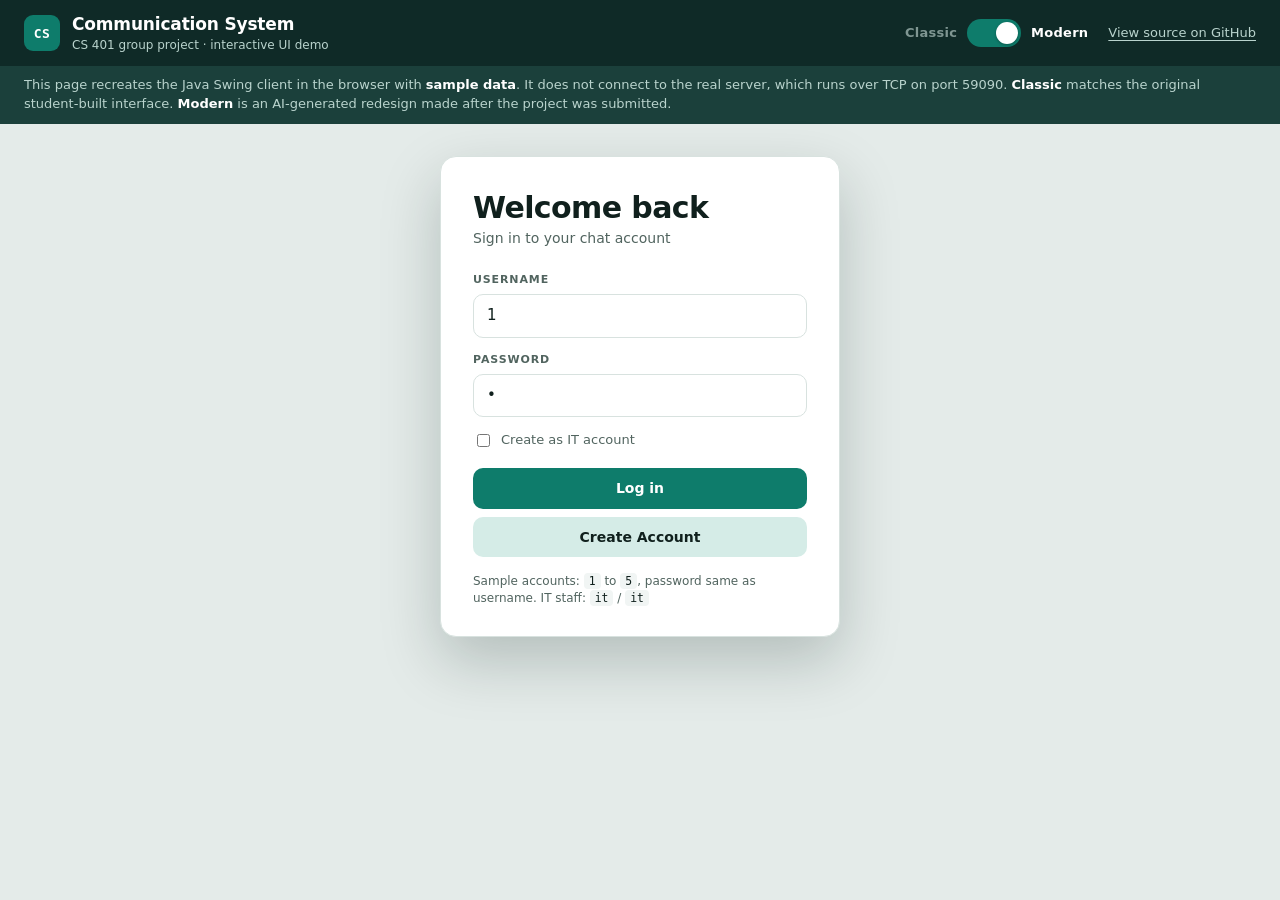
<file: index.html>
<!doctype html>
<html lang="en">
<head>
<meta charset="utf-8">
<title>Communication System Demo</title>
<meta http-equiv="refresh" content="0; url=web/">
<link rel="canonical" href="web/">
</head>
<body>
<p>Opening the demo… <a href="web/">Continue to the Communication System demo</a>.</p>
</body>
</html>
</file>
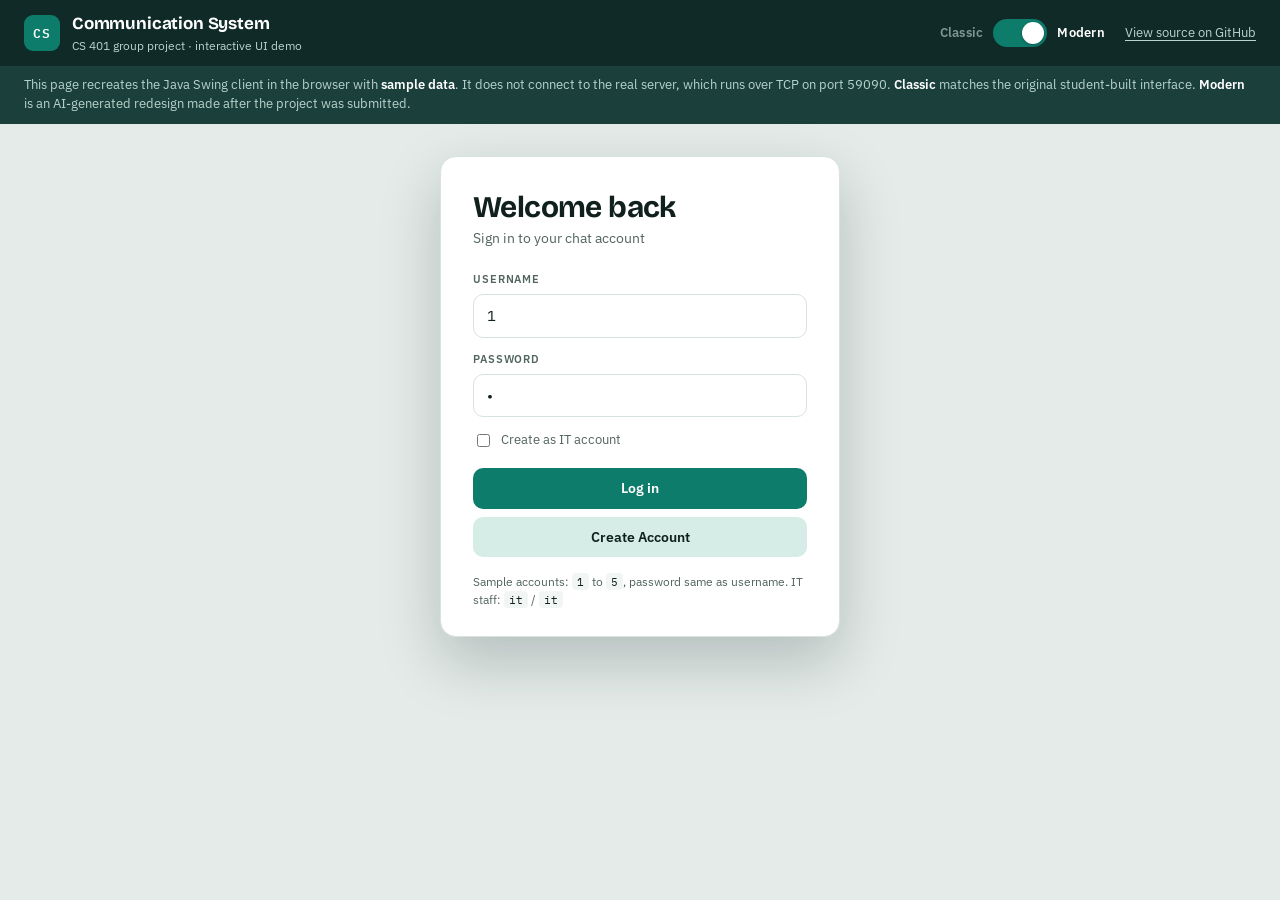
<file: web/index.html>
<!doctype html>
<html lang="en">
<head>
<meta charset="utf-8">
<meta name="viewport" content="width=device-width, initial-scale=1, viewport-fit=cover">
<title>Communication System Demo</title>
<meta name="description" content="Interactive browser demo of a CS 401 Java chat client, with a slider to compare the original (classic) UI and an AI-generated modern UI.">
<link rel="preconnect" href="https://fonts.googleapis.com">
<link rel="preconnect" href="https://fonts.gstatic.com" crossorigin>
<link href="https://fonts.googleapis.com/css2?family=Bricolage+Grotesque:opsz,wght@12..96,600;12..96,700&family=IBM+Plex+Mono:wght@400;500&family=IBM+Plex+Sans:wght@400;500;600&display=swap" rel="stylesheet">
<link rel="stylesheet" href="style.css">
</head>
<body class="theme-modern">
<header class="topbar">
  <div class="brand">
    <span class="logo" aria-hidden="true">CS</span>
    <div class="brand-text">
      <strong>Communication System</strong>
      <small>CS 401 group project · interactive UI demo</small>
    </div>
  </div>
  <label class="switch-wrap" for="themeSwitch" title="Switch between the original and the modern UI">
    <span class="lbl lbl-classic">Classic</span>
    <input type="checkbox" id="themeSwitch" checked>
    <span class="switch" aria-hidden="true"><span class="knob"></span></span>
    <span class="lbl lbl-modern">Modern</span>
  </label>
  <a class="gh" href="https://github.com/Denilson15/Modern-Communications-App" target="_blank" rel="noopener">View source on GitHub</a>
</header>

<p class="notice">
  This page recreates the Java Swing client in the browser with <b>sample data</b>. It does not connect to the real
  server, which runs over TCP on port 59090. <b>Classic</b> matches the original student-built interface.
  <b>Modern</b> is an AI-generated redesign made after the project was submitted.
</p>

<main class="stage">
  <!-- LOGIN -->
  <section id="login" class="window login" aria-label="Login">
    <form id="loginForm" class="login-card">
      <h1 class="welcome">Welcome</h1>
      <p class="sub">Sign in to your chat account</p>
      <label class="field-lbl" for="u">Username</label>
      <input id="u" class="field" autocomplete="off" value="1">
      <label class="field-lbl" for="p">Password</label>
      <input id="p" class="field" type="password" value="1">
      <label class="check" for="itBox"><input type="checkbox" id="itBox"> Create as IT account</label>
      <button id="loginBtn" class="btn primary" type="submit">Login</button>
      <button id="createBtn" class="btn secondary" type="button">Create Account</button>
      <p class="hint">Sample accounts: <code>1</code> to <code>5</code>, password same as username. IT staff: <code>it</code> / <code>it</code></p>
    </form>
  </section>

  <!-- MAIN -->
  <section id="app" class="window app" aria-label="Chat client" hidden>
    <aside class="sidebar">
      <div class="side-top">
        <h2 class="side-title" id="sideTitle">Chats</h2>
        <button id="newChatBtn" class="btn primary side-action" type="button">Create New Chat</button>
      </div>
      <div id="chatList" class="chat-list"></div>
      <div id="profile" class="profile" role="button" tabindex="0" aria-haspopup="menu">
        <span class="avatar" id="meAvatar"></span>
        <div class="me">
          <div class="me-name" id="meName"></div>
          <div class="me-sub" id="meSub">view profile</div>
        </div>
        <div id="profileMenu" class="menu" role="menu" hidden></div>
      </div>
    </aside>
    <section class="conv">
      <div class="conv-head">
        <button id="backBtn" class="back" type="button" aria-label="Back to chats">‹</button>
        <div class="titles">
          <div id="convTitle" class="conv-title">Select a chat</div>
          <div id="convSub" class="conv-sub">No chat selected</div>
        </div>
        <div class="head-actions">
          <button id="manageBtn" class="btn secondary" type="button" hidden>Manage</button>
          <div id="manageMenu" class="menu right" role="menu" hidden>
            <button type="button" data-act="add">Add people to chat</button>
            <button type="button" data-act="remove">Remove user from chat</button>
          </div>
        </div>
      </div>
      <div id="messages" class="messages" aria-live="polite"></div>
      <form id="composer" class="composer">
        <label class="sr-only" for="msgInput">Message</label>
        <input id="msgInput" class="field" placeholder="Write a message" autocomplete="off">
        <button class="btn primary" type="submit">Send</button>
      </form>
      <div id="auditBar" class="composer audit" hidden>
        <span>Read-only audit view</span>
        <button id="exportBtn" class="btn audit-btn" type="button">Export</button>
      </div>
    </section>
  </section>
</main>

<!-- In-page replacement for JOptionPane dialogs -->
<div id="dialog" class="dialog-backdrop" hidden>
  <form id="dialogForm" class="dialog" role="dialog" aria-modal="true" aria-labelledby="dialogTitle">
    <div id="dialogTitle" class="dialog-title"></div>
    <label id="dialogLabel" class="dialog-label" for="dialogInput"></label>
    <input id="dialogInput" class="field" autocomplete="off">
    <div class="dialog-actions">
      <button id="dialogCancel" class="btn secondary" type="button">Cancel</button>
      <button id="dialogOk" class="btn primary" type="submit">OK</button>
    </div>
  </form>
</div>

<div id="toast" class="toast" role="status" hidden></div>
<script src="app.js"></script>
</body>
</html>
</file>
<file: web/style.css>
/* Layout: a demo "desk" — app chrome bar on top, the client window centered below it.
   Modern = teal signal palette with grotesque display + Plex body/mono (theme-aware).
   Classic = deliberate single look copied from the original Swing GUI.java. */
:root {
  --page: #E4EBE9;        /* desk behind the window */
  --chrome: #0F2A27;      /* top bar + sidebar rail */
  --chrome-hi: #1B403B;
  --chrome-text: #B9D3CD;
  --surface: #FFFFFF;     /* panels */
  --paper: #F1F5F4;       /* conversation background */
  --ink: #10201D;         /* primary text */
  --ink-2: #51645F;       /* secondary text */
  --line: #D8E2DF;
  --accent: #0E7C6B;      /* teal signal */
  --accent-strong: #0A6153;
  --accent-ink: #FFFFFF;
  --accent-soft: #D5ECE7;
  --signal: #C26A06;      /* IT audit mode */
  --signal-ink: #FFFFFF;
  --shadow: 0 24px 60px rgba(9, 30, 27, .22);

  --f-display: "Bricolage Grotesque", "Segoe UI", system-ui, sans-serif;
  --f-body: "IBM Plex Sans", "Segoe UI", system-ui, sans-serif;
  --f-mono: "IBM Plex Mono", ui-monospace, "SFMono-Regular", Menlo, monospace;
  color-scheme: light;
}
@media (prefers-color-scheme: dark) {
  :root:not([data-theme="light"]) {
    --page: #070E0D; --chrome: #0B1715; --chrome-hi: #173430; --chrome-text: #93B3AC;
    --surface: #131E1C; --paper: #0E1715; --ink: #E2ECE9; --ink-2: #93A7A2; --line: #233431;
    --accent: #2DB89F; --accent-strong: #4CCDB5; --accent-ink: #04201B; --accent-soft: #123C35;
    --signal: #F0A23B; --signal-ink: #241400; --shadow: 0 24px 60px rgba(0, 0, 0, .55);
    color-scheme: dark;
  }
}
:root[data-theme="dark"] {
  --page: #070E0D; --chrome: #0B1715; --chrome-hi: #173430; --chrome-text: #93B3AC;
  --surface: #131E1C; --paper: #0E1715; --ink: #E2ECE9; --ink-2: #93A7A2; --line: #233431;
  --accent: #2DB89F; --accent-strong: #4CCDB5; --accent-ink: #04201B; --accent-soft: #123C35;
  --signal: #F0A23B; --signal-ink: #241400; --shadow: 0 24px 60px rgba(0, 0, 0, .55);
  color-scheme: dark;
}

/* ============================================================ shared */
* { box-sizing: border-box; }
html, body { margin: 0; }
body {
  font-family: var(--f-body); font-size: 14px; line-height: 1.45;
  background: var(--page); color: var(--ink); min-height: 100vh;
}
button { font: inherit; cursor: pointer; color: inherit; }
[hidden] { display: none !important; }
:focus-visible { outline: 2px solid var(--accent); outline-offset: 2px; }
.sr-only { position: absolute; width: 1px; height: 1px; overflow: hidden; clip: rect(0 0 0 0); }
code { font-family: var(--f-mono); font-size: .95em; }

.topbar {
  display: flex; align-items: center; gap: 12px 20px; flex-wrap: wrap;
  padding-block: 12px; padding-inline: 24px; background: var(--chrome); color: #fff;
}
.brand { display: flex; align-items: center; gap: 12px; margin-right: auto; min-width: 0; }
.brand-text strong { font-family: var(--f-display); font-size: 17px; letter-spacing: -.01em; }
.brand small { display: block; color: var(--chrome-text); font-size: 12px; }
.logo {
  width: 36px; height: 36px; border-radius: 9px; background: var(--accent); color: var(--accent-ink);
  display: grid; place-items: center; font: 600 13px var(--f-mono); letter-spacing: .04em;
}
.gh { color: var(--chrome-text); font-size: 13px; text-underline-offset: 3px; }
.gh:hover { color: #fff; }

.switch-wrap { display: flex; align-items: center; gap: 10px; cursor: pointer; user-select: none; }
.switch-wrap input { position: absolute; opacity: 0; width: 1px; height: 1px; }
.switch { width: 54px; height: 28px; border-radius: 28px; background: #5B6E6A; position: relative; transition: background .25s; }
.knob {
  position: absolute; top: 3px; left: 3px; width: 22px; height: 22px; border-radius: 50%;
  background: #fff; transition: transform .25s cubic-bezier(.4, .2, .2, 1.25); box-shadow: 0 1px 3px rgba(0,0,0,.3);
}
.switch-wrap input:checked + .switch { background: var(--accent); }
.switch-wrap input:checked + .switch .knob { transform: translateX(26px); }
.switch-wrap input:focus-visible + .switch { outline: 2px solid #fff; outline-offset: 2px; }
.lbl { font-weight: 600; font-size: 13px; letter-spacing: .02em; color: #7F9692; transition: color .2s; }
.theme-classic .lbl-classic, .theme-modern .lbl-modern { color: #fff; }

.notice {
  margin: 0; padding-block: 10px; padding-inline: 24px; font-size: 13px;
  background: var(--chrome-hi); color: var(--chrome-text);
}
.notice b { color: #fff; font-weight: 600; }

.stage { display: flex; justify-content: center; padding-block: 32px 48px; padding-inline: 16px; }
.window { width: 100%; }
.app { display: flex; }
.sidebar { display: flex; flex-direction: column; min-width: 0; }
.chat-list { flex: 1; overflow-y: auto; }
.conv { flex: 1; display: flex; flex-direction: column; min-width: 0; }
.messages { flex: 1; overflow-y: auto; display: flex; flex-direction: column; }
.conv-head { display: flex; align-items: center; gap: 10px; }
.titles { flex: 1; min-width: 0; }
.head-actions { position: relative; }
.composer { display: flex; gap: 10px; align-items: center; }
.composer .field { flex: 1; min-width: 0; }
.back { display: none; }
.profile { position: relative; display: flex; align-items: center; gap: 10px; cursor: pointer; }
.me { min-width: 0; }
.menu {
  position: absolute; bottom: calc(100% + 6px); left: 8px; z-index: 10; min-width: 200px;
  display: flex; flex-direction: column; padding-block: 6px;
}
.menu.right { bottom: auto; top: calc(100% + 6px); left: auto; right: 0; }
.menu button { text-align: left; padding: 8px 14px; border: 0; background: none; }
.toast {
  position: fixed; left: 50%; bottom: calc(24px + env(safe-area-inset-bottom, 0px)); transform: translateX(-50%);
  padding: 10px 18px; z-index: 60; max-width: calc(100% - 32px);
}
.dialog-backdrop {
  position: fixed; inset: 0; z-index: 50; display: grid; place-items: center; padding: 16px;
}
.dialog { width: min(360px, 100%); display: flex; flex-direction: column; gap: 10px; }
.dialog-actions { display: flex; justify-content: flex-end; gap: 8px; margin-top: 4px; }
.dialog .field { margin: 0; }

/* ============================================================ MODERN */
.theme-modern .window {
  background: var(--surface); border-radius: 16px; overflow: hidden; box-shadow: var(--shadow);
  border: 1px solid var(--line);
}
.theme-modern .login { max-width: 400px; padding: 34px 32px 28px; }
.theme-modern .login-card { display: flex; flex-direction: column; }
.theme-modern .welcome {
  font: 700 30px/1.1 var(--f-display); letter-spacing: -.02em; margin: 0 0 4px; text-wrap: balance;
}
.theme-modern .welcome::after { content: " back"; }
.theme-modern .sub { margin: 0 0 24px; color: var(--ink-2); }
.theme-modern .field-lbl {
  font-size: 11px; font-weight: 600; color: var(--ink-2); margin: 0 0 6px;
  text-transform: uppercase; letter-spacing: .08em;
}
.theme-modern .field {
  font: inherit; font-size: 15px; color: var(--ink); background: var(--surface);
  padding: 10px 13px; border: 1.5px solid var(--line); border-radius: 10px; outline: none;
  margin: 0 0 14px; transition: border-color .15s, box-shadow .15s;
}
.theme-modern .field:focus { border-color: var(--accent); box-shadow: 0 0 0 3px var(--accent-soft); }
.theme-modern .check { font-size: 13px; color: var(--ink-2); margin: 0 0 18px; display: flex; gap: 8px; align-items: center; }
.theme-modern .check input { accent-color: var(--accent); }
.theme-modern .btn {
  border: 0; border-radius: 10px; padding: 10px 18px; font-weight: 600;
  transition: transform .1s, background-color .15s;
}
.theme-modern .btn:active { transform: translateY(1px); }
.theme-modern .btn.primary { background: var(--accent); color: var(--accent-ink); }
.theme-modern .btn.primary:hover { background: var(--accent-strong); }
.theme-modern .btn.secondary { background: var(--accent-soft); color: var(--ink); }
.theme-modern .login .btn + .btn { margin-top: 8px; }
.theme-modern .hint { font-size: 12px; color: var(--ink-2); margin: 16px 0 0; }
.theme-modern .hint code { background: var(--paper); padding: 1px 5px; border-radius: 4px; color: var(--ink); }

.theme-modern .app { max-width: 1040px; height: min(680px, calc(100vh - 210px)); min-height: 480px; }
.theme-modern .sidebar { width: 280px; background: var(--chrome); color: #fff; flex-shrink: 0; }
.theme-modern .side-top { display: flex; flex-direction: column; gap: 12px; padding: 20px 16px 12px; }
.theme-modern .side-title { margin: 0; font: 700 22px/1 var(--f-display); letter-spacing: -.01em; }
.theme-modern.audit .side-title { color: var(--signal); }
.theme-modern.audit .side-action { background: var(--signal); color: var(--signal-ink); }
.theme-modern .chat-list { display: flex; flex-direction: column; gap: 2px; padding: 4px 8px; }
.theme-modern .chat-item {
  display: flex; gap: 10px; align-items: center; width: 100%; padding: 9px 10px;
  border: 0; border-radius: 10px; background: none; color: #fff; text-align: left;
  transition: background-color .15s;
}
.theme-modern .chat-item:hover { background: var(--chrome-hi); }
.theme-modern .chat-item.active { background: var(--accent); color: var(--accent-ink); }
.theme-modern .ci-text { min-width: 0; flex: 1; }
.theme-modern .ci-top { display: flex; justify-content: space-between; gap: 8px; align-items: baseline; }
.theme-modern .ci-name { font-weight: 600; }
.theme-modern .ci-time { font: 11px var(--f-mono); color: var(--chrome-text); font-variant-numeric: tabular-nums; }
.theme-modern .ci-prev { font-size: 12.5px; color: var(--chrome-text); white-space: nowrap; overflow: hidden; text-overflow: ellipsis; }
.theme-modern .chat-item.active .ci-prev, .theme-modern .chat-item.active .ci-time { color: inherit; opacity: .8; }
.theme-modern .empty { color: var(--chrome-text); padding: 14px 10px; }
.theme-modern .profile { background: var(--chrome-hi); padding: 12px 16px; }
.theme-modern .me-name { font-weight: 600; }
.theme-modern .me-sub { font: 11px var(--f-mono); color: var(--chrome-text); white-space: nowrap; overflow: hidden; text-overflow: ellipsis; }
.theme-modern .me-sub::before { content: "●"; color: #4ADE80; margin-right: 6px; font-size: 9px; vertical-align: 1px; }

.theme-modern .avatar {
  width: 36px; height: 36px; border-radius: 50%; background: var(--c); color: #fff;
  display: grid; place-items: center; font-weight: 600; flex-shrink: 0; font-size: 14px;
}
.theme-modern .avatar.sm { width: 28px; height: 28px; font-size: 12px; }
.theme-modern .avatar.ghost { visibility: hidden; }

.theme-modern .conv { background: var(--paper); }
.theme-modern .conv-head { background: var(--surface); padding: 12px 18px; border-bottom: 1px solid var(--line); min-height: 64px; }
.theme-modern .conv-title { font: 700 17px var(--f-display); letter-spacing: -.01em; }
.theme-modern .conv-sub { font: 11.5px var(--f-mono); color: var(--ink-2); }
.theme-modern .messages { padding: 18px 22px; gap: 3px; }
.theme-modern .msg { display: flex; gap: 8px; align-items: flex-end; max-width: min(75%, 520px); }
.theme-modern .msg.first { margin-top: 12px; }
.theme-modern .msg.mine { align-self: flex-end; flex-direction: row-reverse; }
.theme-modern .msg.mine .avatar { display: none; }
.theme-modern .bubble-wrap { display: flex; flex-direction: column; min-width: 0; }
.theme-modern .msg.mine .bubble-wrap { align-items: flex-end; }
.theme-modern .meta { font: 11px var(--f-mono); color: var(--ink-2); margin: 0 4px 3px; font-variant-numeric: tabular-nums; }
.theme-modern .msg:not(.first) .meta { display: none; }
.theme-modern .bubble {
  background: var(--surface); color: var(--ink); padding: 8px 13px; border-radius: 16px 16px 16px 4px;
  border: 1px solid var(--line); overflow-wrap: anywhere; white-space: pre-wrap; font-size: 14.5px;
}
.theme-modern .msg.mine .bubble { background: var(--accent); color: var(--accent-ink); border-color: transparent; border-radius: 16px 16px 4px 16px; }
@media (prefers-reduced-motion: no-preference) {
  .theme-modern .msg.new { animation: rise .22s ease-out; }
  @keyframes rise { from { transform: translateY(6px); opacity: .3; } }
}
.theme-modern .placeholder { margin: auto; text-align: center; color: var(--ink-2); max-width: 30ch; }
.theme-modern .placeholder strong { display: block; font: 700 18px var(--f-display); color: var(--ink); margin-bottom: 4px; }
.theme-modern .composer { background: var(--surface); padding: 12px 16px; border-top: 1px solid var(--line); }
.theme-modern .composer .field { margin: 0; }
.theme-modern .composer.audit span { flex: 1; color: var(--ink-2); }
.theme-modern .audit-btn { background: var(--signal); color: var(--signal-ink); }

.theme-modern .menu { background: var(--surface); color: var(--ink); border: 1px solid var(--line); border-radius: 10px; box-shadow: var(--shadow); }
.theme-modern .menu button:hover, .theme-modern .menu button:focus-visible { background: var(--accent-soft); }
.theme-modern .menu hr { border: 0; border-top: 1px solid var(--line); margin: 4px 0; width: 100%; }
.theme-modern .toast { background: var(--ink); color: var(--surface); border-radius: 10px; box-shadow: var(--shadow); }
.theme-modern .dialog-backdrop { background: rgba(4, 16, 14, .55); }
.theme-modern .dialog { background: var(--surface); color: var(--ink); padding: 22px; border-radius: 14px; box-shadow: var(--shadow); border: 1px solid var(--line); }
.theme-modern .dialog-title { font: 700 18px var(--f-display); }
.theme-modern .dialog-label { color: var(--ink-2); font-size: 13px; }

/* ============================================================ CLASSIC
   Deliberate single look copied from GUI.java: fixed 750x700 frame,
   #D3E3E3 panels, black line borders, Arial, titled-border messages,
   JOptionPane-style dialogs. Colors are literal on purpose. */
body.theme-classic { background: #3A3A3A; color: #000; font-family: Arial, Helvetica, sans-serif; }
.theme-classic .window {
  background: #EEEEEE; color: #000; border: 1px solid #999; box-shadow: 0 0 0 1px #000, 6px 6px 0 rgba(0,0,0,.3);
  font-size: 13px; position: relative; padding-top: 22px;
}
.theme-classic .window::before {
  content: "Communication System"; position: absolute; top: 0; left: 0; right: 0; height: 22px;
  background: linear-gradient(#DFE8F6, #B8CFE5); border-bottom: 1px solid #8EA6C4; padding: 4px 8px; font-size: 12px; color: #222;
}
.theme-classic .login { max-width: 450px; min-height: 560px; display: flex; flex-direction: column; }
.theme-classic .login-card { margin: auto; width: 230px; display: flex; flex-direction: column; padding-block: 20px; }
.theme-classic .sub, .theme-classic .hint { display: none; }
.theme-classic .welcome { font: bold 28px Arial, sans-serif; background: #D3E3E3; text-align: center; margin: 0 0 1px; padding: 10px 0; }
.theme-classic .field-lbl { font-size: 13px; margin: 6px 0 2px; }
.theme-classic .field { font: 13px Arial, sans-serif; color: #000; padding: 3px 4px; border: 1px solid #7A8A99; border-radius: 0; background: #fff; outline: none; }
.theme-classic .field:focus { border-color: #4A7EBB; }
.theme-classic .field::placeholder { color: transparent; }
.theme-classic .btn { font: 13px Arial, sans-serif; padding: 5px 10px; border: 1px solid #7A8A99; border-radius: 3px; background: linear-gradient(#FFFFFF, #DDE4EA); color: #000; }
.theme-classic .btn:hover { background: linear-gradient(#FFFFFF, #CBD6E0); }
.theme-classic .login .btn { margin-top: 8px; }
.theme-classic .login .btn.primary { margin-top: 14px; }
.theme-classic .check { order: 99; margin-top: 8px; display: flex; gap: 4px; align-items: center; }

.theme-classic .app { width: 750px; max-width: 100%; height: 700px; }
.theme-classic .sidebar { width: 250px; border: 1px solid #000; padding: 4px; gap: 4px; flex-shrink: 0; }
.theme-classic .side-top { border: 1px solid #000; padding: 4px; }
.theme-classic .side-title { display: none; }
.theme-classic .side-action { width: 100%; height: 40px; border: 1px solid #000; border-radius: 0; background: #D3E3E3; font-weight: bold; }
.theme-classic.audit .side-action { background: rgb(163, 177, 138); }
.theme-classic .chat-list { border: 1px solid #000; background: #EEEEEE; }
.theme-classic .chat-item { display: block; width: 100%; height: 40px; border: 1px solid #000; background: #D3E3E3; color: #000; font-weight: bold; text-align: center; }
.theme-classic .chat-item .avatar, .theme-classic .ci-prev, .theme-classic .ci-time, .theme-classic .empty { display: none; }
.theme-classic .profile { background: #D3E3E3; height: 50px; padding: 5px 30px; }
.theme-classic .profile .avatar { width: 40px; height: 30px; background: #548282; color: transparent; }
.theme-classic .me-name { font-weight: bold; font-size: 14px; }
.theme-classic .me-sub { color: gray; font-size: 12px; }
.theme-classic .conv { border: 1px solid #000; }
.theme-classic .conv-head { height: 50px; border: 1px solid #000; background: #D3E3E3; justify-content: center; }
.theme-classic .titles { text-align: center; }
.theme-classic .conv-sub { display: none; }
.theme-classic .conv-title { display: inline-block; padding: 6px 14px; border: 1px solid #7A8A99; border-radius: 3px; background: linear-gradient(#FFFFFF, #DDE4EA); }
.theme-classic .head-actions .btn { padding: 3px 8px; }
.theme-classic .messages { border: 1px solid #000; background: #EEEEEE; padding: 0; }
.theme-classic .msg { display: flex; }
.theme-classic .msg.mine { justify-content: flex-end; }
.theme-classic .msg .avatar { display: none; }
.theme-classic .bubble-wrap { position: relative; width: 175px; margin: 7px 2px 1px; padding: 8px 4px 3px; border: 1px solid #B8CFE0; background: #D3E3E3; }
.theme-classic .meta { position: absolute; top: -8px; left: 6px; background: #EEEEEE; padding: 0 2px; font-weight: bold; font-size: 12px; color: #333; }
.theme-classic .bubble { white-space: pre-wrap; overflow-wrap: anywhere; }
.theme-classic .placeholder { display: none; }
.theme-classic .composer { gap: 0; }
.theme-classic .composer .field { height: 26px; }
.theme-classic .composer .btn { background: #D3E3E3; border-radius: 0; height: 26px; }
.theme-classic .composer.audit span { display: none; }
.theme-classic .composer.audit .btn { flex: 1; }
.theme-classic .menu { background: #fff; color: #000; border: 1px solid #888; box-shadow: 2px 2px 4px rgba(0,0,0,.3); }
.theme-classic .menu button { padding: 4px 18px; font-size: 13px; }
.theme-classic .menu button:hover { background: #B8CFE5; }
.theme-classic .menu hr { border: 0; border-top: 1px solid #CCC; margin: 3px 0; width: 100%; }
.theme-classic .toast { background: #EEEEEE; border: 1px solid #000; color: #000; font-size: 13px; }
.theme-classic .dialog-backdrop { background: transparent; }
.theme-classic .dialog { background: #EEEEEE; color: #000; border: 1px solid #000; padding: 26px 12px 12px; position: relative; box-shadow: 4px 4px 0 rgba(0,0,0,.3); font-size: 13px; }
.theme-classic .dialog-title { position: absolute; top: 0; left: 0; right: 0; height: 22px; padding: 4px 8px; font-size: 12px; background: linear-gradient(#DFE8F6, #B8CFE5); border-bottom: 1px solid #8EA6C4; }

/* ============================================================ phone */
@media (max-width: 760px) {
  .topbar, .notice { padding-inline: 16px; }
  .gh { display: none; }
  .stage { padding-block: 16px 24px; }
  .theme-modern .app, .theme-classic .app { height: calc(100vh - 190px); min-height: 460px; }
  .app .sidebar { width: 100%; }
  .app .conv { display: none; }
  .app.show-conv .sidebar { display: none; }
  .app.show-conv .conv { display: flex; }
  .back { display: block; border: 0; background: none; font-size: 28px; line-height: 1; padding: 0 6px 0 0; }
  .theme-modern .msg { max-width: 88%; }
  .theme-classic .login { min-height: 480px; }
}
</file>
